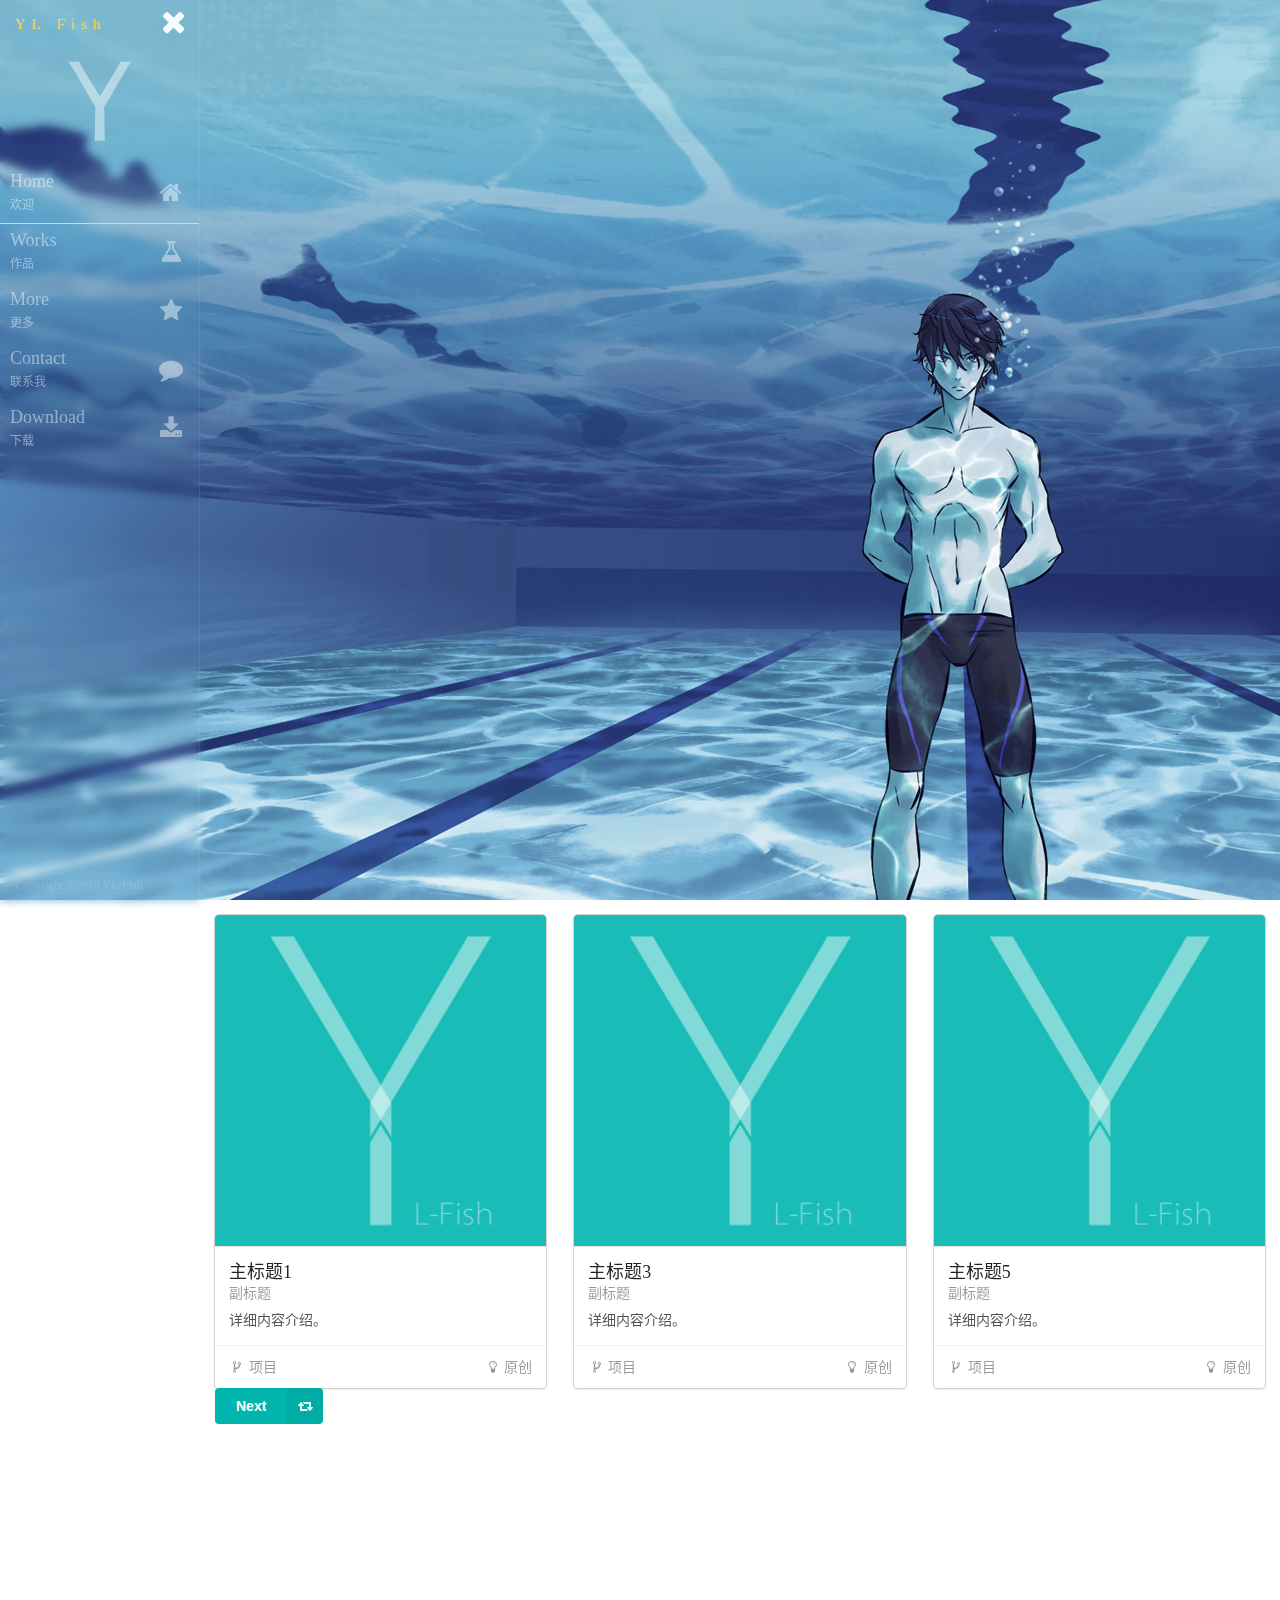
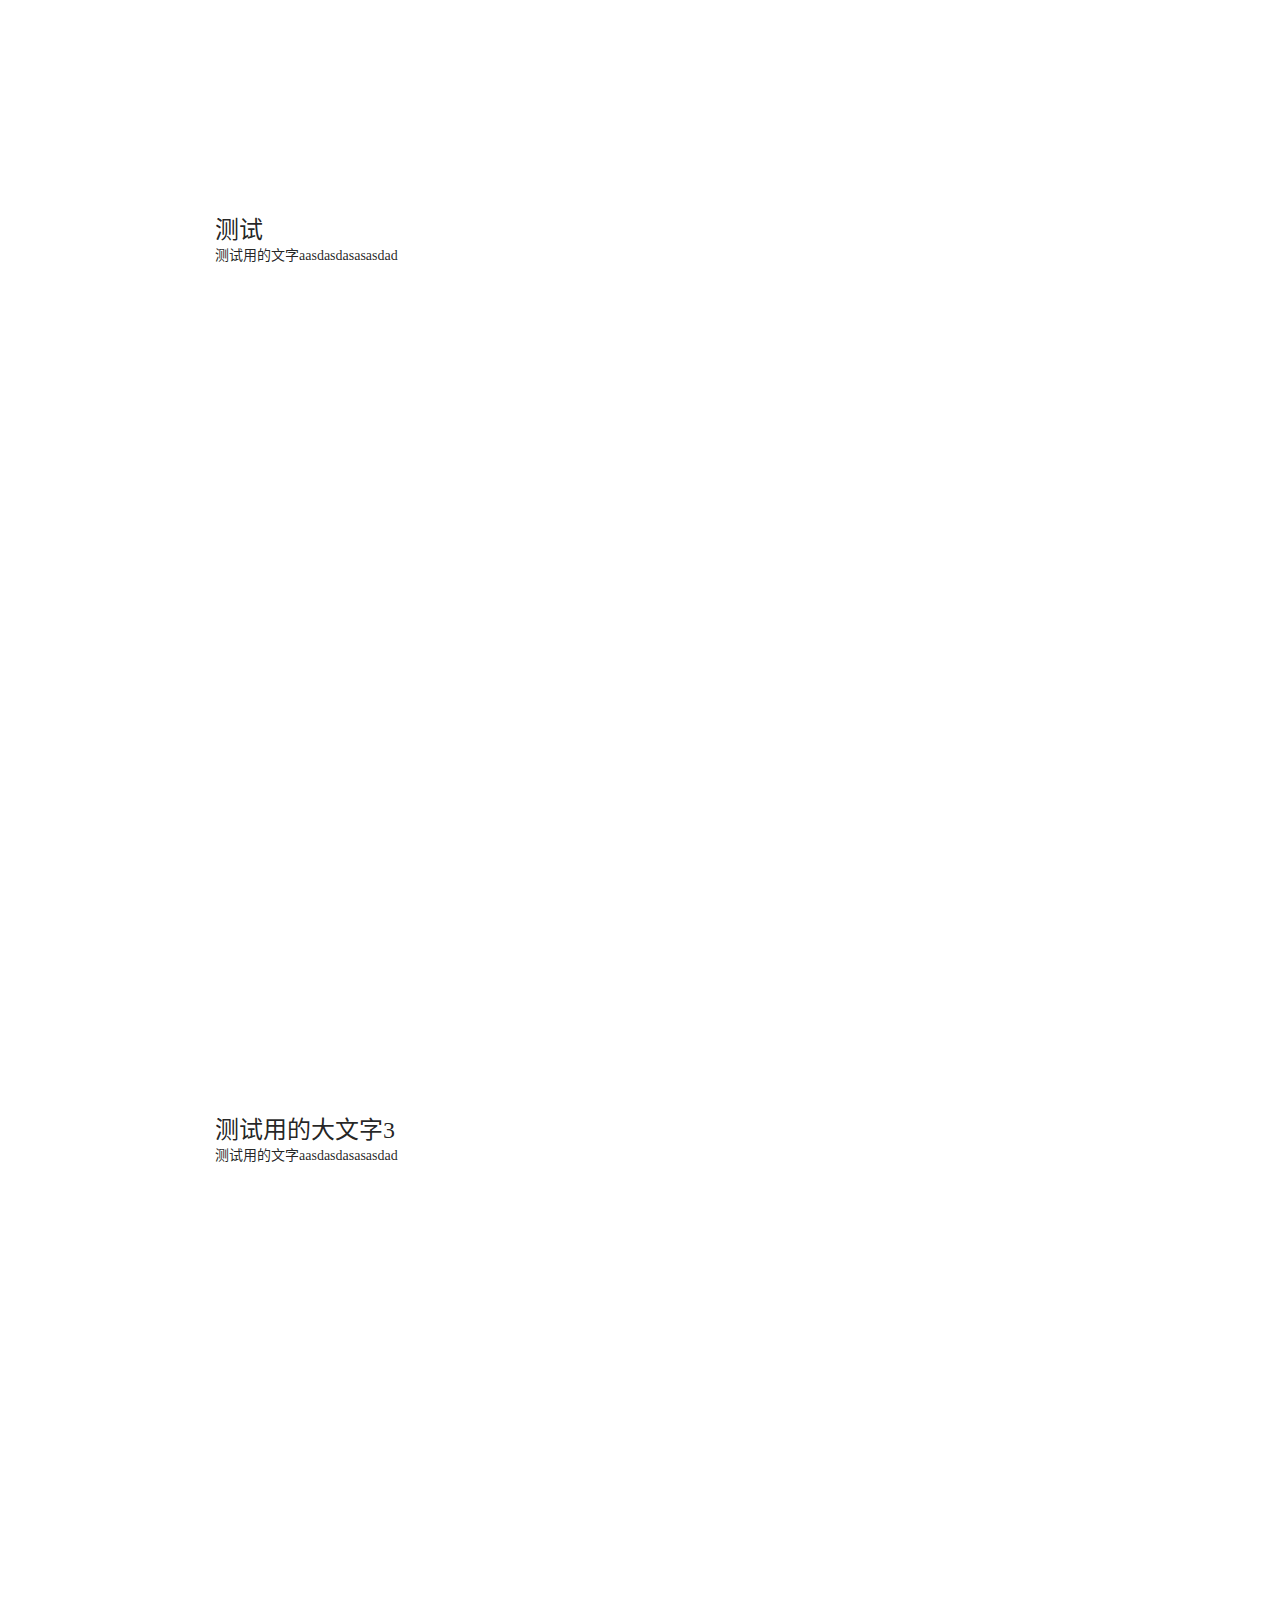
<file: index.html>
<!DOCTYPE html>
<html lang="zh-CN">
    <head>
        <meta charset="utf-8">
        <meta http-equiv="X-UA-Compatible" content="IE=edge"><!-- 使IE浏览器使用 [edge] 内核渲染页面 -->
        <meta name="renderer" content="webkit"><!-- 使360等国产浏览器使用 [webkit] 内核渲染页面 -->
        <meta name="viewport" content="width=device-width, initial-scale=1"><!-- 响应式布局 -->
        <!-- 以上标签必须放在最顶端 -->
    <title>HTML调试阶段</title>
    <link rel="shortcut icon" type="image/x-icon" href="favicon.ico"/>
    <link rel="stylesheet" href="./Semantic/semantic.min.css">
    <link rel="stylesheet" href="./css/main.css">
    </head>
    <body>
    	<div class="load well"><i class="notched circle loading icon"></i><h2>正在加载</h2></div>
    	<div class="main">
	    	<nav class="nav  nav-blur">
            <div class="nav-bg "></div>
                <div class="menu-btn">
                    <h4 class="nav-title">YL&nbsp;Fish</h4>
                    <i class="btn icon content active"></i>
                    <i class="btn icon remove "></i>
                </div>
                <div class="nav-logo">
                    <i href="" class="icon yahoo logo "></i>
                </div>
	    		<ul class="menu-list">
                    <li class="btn active" id="menu1" data-content="首页" data-box="#box1">
                        <a>Home<h6>欢迎</h6></a>
                        <i class="home icon list-icon"></i>
                        <div class="menu-border"></div>
                    </li>
                    <li class="btn" id="menu2" data-content="作品" data-box="#box2">
                        <a>Works<h6>作品</h6></a>
                        <i class="lab icon list-icon"></i>
                        <div class="menu-border"></div>
                    </li>
                    <li class="btn" id="menu3" data-content="更多" data-box="#box3">
                        <a>More<h6>更多</h6></a>
                        <i class="star icon list-icon"></i>
                        <div class="menu-border"></div>
                    </li>
                    <li class="btn" id="menu4" data-content="联系我" data-box="#box4">
                        <a>Contact<h6>联系我</h6></a>
                        <i class="comment icon list-icon"></i>
                        <div class="menu-border"></div>
                    </li>
                    <li class="btn" data-content="下载源代码-包含html，js，sass等，全套前端框架" data-box="" id="dlBtn">
                        <a>Download<h6>下载</h6></a>
                        <i class="download icon list-icon"></i>
                        <div class="menu-border"></div>
                    </li>
	    		</ul>
                <footer class="nav-footer nav-footer-text btn">
                        <p>Copyright ©2016 YL-Fish</p>
                </footer>
	    	</nav>
            <div class="main-body">
                <div class="box" id="box1">
                </div>
                <div class="box" id="box1x">
                   <div class="text-box">
                    <div class="text-border-t"></div>
                    <div class="text-border-b"></div>
                    <div class="text-border-l"></div>
                    <div class="text-border-r"></div>
                    <a class="text-hader"><em></em>测试用的文字</a>
                    <h3>测试用的文字-副标题</h3>
                    <ul class="text-down">
                        <li><i class="down-1 angle down icon"></i></li>
                        <li><i class="down-2 angle down icon"></i></li>
                        <li><i class="down-3 angle down icon"></i></li>
                        <li><i class="down-4 angle down icon"></i></li>
                        <li class="down-btn"><i class="down-btn1 angle down icon"></i><span class="down-btn2"></span></li>
                    </ul>
                   </div>
                </div>
                <div class="box" id="box2">
                    <div class="ui three column grid stackable img-box">
                        <div class="column">
                            <div class="ui shape shape1">
                                <div class="sides">
                                    <div class="side side1 active">
                                        <div class="ui card">
                                            <div class="blurring dimmable image">
                                                <div class="ui dimmer">
                                                  <div class="content">
                                                    <div class="center">
                                                      <div class="ui inverted button">查看详情</div>
                                                    </div>
                                                  </div>
                                                </div>
                                                <img src="./img/tx.jpg">
                                            </div>
                                            <div class="content">
                                              <h3>主标题1</h3>
                                              <div class="meta">
                                                <a class="group">副标题</a>
                                              </div>
                                              <div class="description">
                                                详细内容介绍。
                                              </div>
                                            </div>
                                            <div class="extra content">
                                              <a><i class="fork icon"></i>项目</a>
                                              <a class="right floated"><i class="idea icon"></i>原创</a>
                                            </div>
                                        </div>
                                    </div>
                                    <div class="side side2">
                                        <div class="ui card">
                                            <div class="blurring dimmable image">
                                                <div class="ui dimmer">
                                                  <div class="content">
                                                    <div class="center">
                                                      <div class="ui inverted button">查看详情</div>
                                                    </div>
                                                  </div>
                                                </div>
                                                <img src="./img/tx.jpg">
                                            </div>
                                            <div class="content">
                                              <h3>主标题2</h3>
                                              <div class="meta">
                                                <a class="group">副标题</a>
                                              </div>
                                              <div class="description">
                                                详细内容介绍。
                                              </div>
                                            </div>
                                            <div class="extra content">
                                              <a><i class="fork icon"></i>项目</a>
                                              <a class="right floated"><i class="idea icon"></i>原创</a>
                                            </div>
                                        </div>
                                    </div>
                                </div>
                            </div>
                        </div>
                        <div class="column">
                            <div class="ui shape column shape2">
                                <div class="sides">
                                    <div class="side side1 active">
                                        <div class="ui card">
                                            <div class="blurring dimmable image">
                                                <div class="ui dimmer">
                                                  <div class="content">
                                                    <div class="center">
                                                      <div class="ui inverted button">查看详情</div>
                                                    </div>
                                                  </div>
                                                </div>
                                                <img src="./img/tx.jpg">
                                            </div>
                                            <div class="content">
                                              <h3>主标题3</h3>
                                              <div class="meta">
                                                <a class="group">副标题</a>
                                              </div>
                                              <div class="description">
                                                详细内容介绍。
                                              </div>
                                            </div>
                                            <div class="extra content">
                                              <a><i class="fork icon"></i>项目</a>
                                              <a class="right floated"><i class="idea icon"></i>原创</a>
                                            </div>
                                        </div>
                                    </div>
                                    <div class="side side2">
                                        <div class="ui card">
                                            <div class="blurring dimmable image">
                                                <div class="ui dimmer">
                                                  <div class="content">
                                                    <div class="center">
                                                      <div class="ui inverted button">查看详情</div>
                                                    </div>
                                                  </div>
                                                </div>
                                                <img src="./img/tx.jpg">
                                            </div>
                                            <div class="content">
                                              <h3>主标题4</h3>
                                              <div class="meta">
                                                <a class="group">副标题</a>
                                              </div>
                                              <div class="description">
                                                详细内容介绍。
                                              </div>
                                            </div>
                                            <div class="extra content">
                                              <a><i class="fork icon"></i>项目</a>
                                              <a class="right floated"><i class="idea icon"></i>原创</a>
                                            </div>
                                        </div>
                                    </div>
                                </div>
                            </div>
                        </div>
                        <div class="column">
                            <div class="ui shape column shape3">
                                <div class="sides">
                                    <div class="side side1 active">
                                        <div class="ui card">
                                            <div class="blurring dimmable image">
                                                <div class="ui dimmer">
                                                  <div class="content">
                                                    <div class="center">
                                                      <div class="ui inverted button">查看详情</div>
                                                    </div>
                                                  </div>
                                                </div>
                                                <img src="./img/tx.jpg">
                                            </div>
                                            <div class="content">
                                              <h3>主标题5</h3>
                                              <div class="meta">
                                                <a class="group">副标题</a>
                                              </div>
                                              <div class="description">
                                                详细内容介绍。
                                              </div>
                                            </div>
                                            <div class="extra content">
                                              <a><i class="fork icon"></i>项目</a>
                                              <a class="right floated"><i class="idea icon"></i>原创</a>
                                            </div>
                                        </div>
                                    </div>
                                    <div class="side side2">
                                        <div class="ui card">
                                            <div class="blurring dimmable image">
                                                <div class="ui dimmer">
                                                  <div class="content">
                                                    <div class="center">
                                                      <div class="ui inverted button">查看详情</div>
                                                    </div>
                                                  </div>
                                                </div>
                                                <img src="./img/tx.jpg">
                                            </div>
                                            <div class="content">
                                              <h3>主标题6</h3>
                                              <div class="meta">
                                                <a class="group">副标题</a>
                                              </div>
                                              <div class="description">
                                                详细内容介绍。
                                              </div>
                                            </div>
                                            <div class="extra content">
                                              <a><i class="fork icon"></i>项目</a>
                                              <a class="right floated"><i class="idea icon"></i>原创</a>
                                            </div>
                                        </div>
                                    </div>
                                </div>
                            </div>
                        </div>
                    </div>
                    <a class="ui right labeled icon teal button img-btn-1"><i class="retweet icon"></i>Next</a>
                </div>
                <div class="box" id="box3">
                    <h2>测试</h2>
                    <p>测试用的文字aasdasdasasasdad</p>
                </div>
                <div class="box" id="box4">
                    <h2>测试用的大文字3</h2>
                    <p>测试用的文字aasdasdasasasdad</p>
                </div>
            </div>
	    </div>
    </body>
</html>
    <!-- 弹窗-->
        <div class="ui basic small modal"id="dlBox">
            <div class="header" >
                <h4><i class="download icon"></i>Download</h4>
            </div>
            <div class="content">
                <p>OK?</p>
                <p>OK?</p>
                <p>OK?</p>
                <p>OK?</p>
                <p>OK?</p>
                <p>OK?</p>
            </div>
            <div class="actions">
                <div class="package-icon"></div>
                <a class="ui labeled button" data-dismiss="modal" id="close">取消</a>
                <a class="ui labeled icon teal button"><i class="github icon"></i> Download</a>
            </div>
        </div>

<script src="./js/jquery.min.js"></script>
<script src="./Semantic/semantic.min.js"></script>
<script src="./js/main.js"></script>
<!-- @authors Andersen  -->
<!-- @974986907@qq.com -->
<!-- @date    2016-03-13 14:55:29 -->
<!-- @version $0.1$  -->
</file>
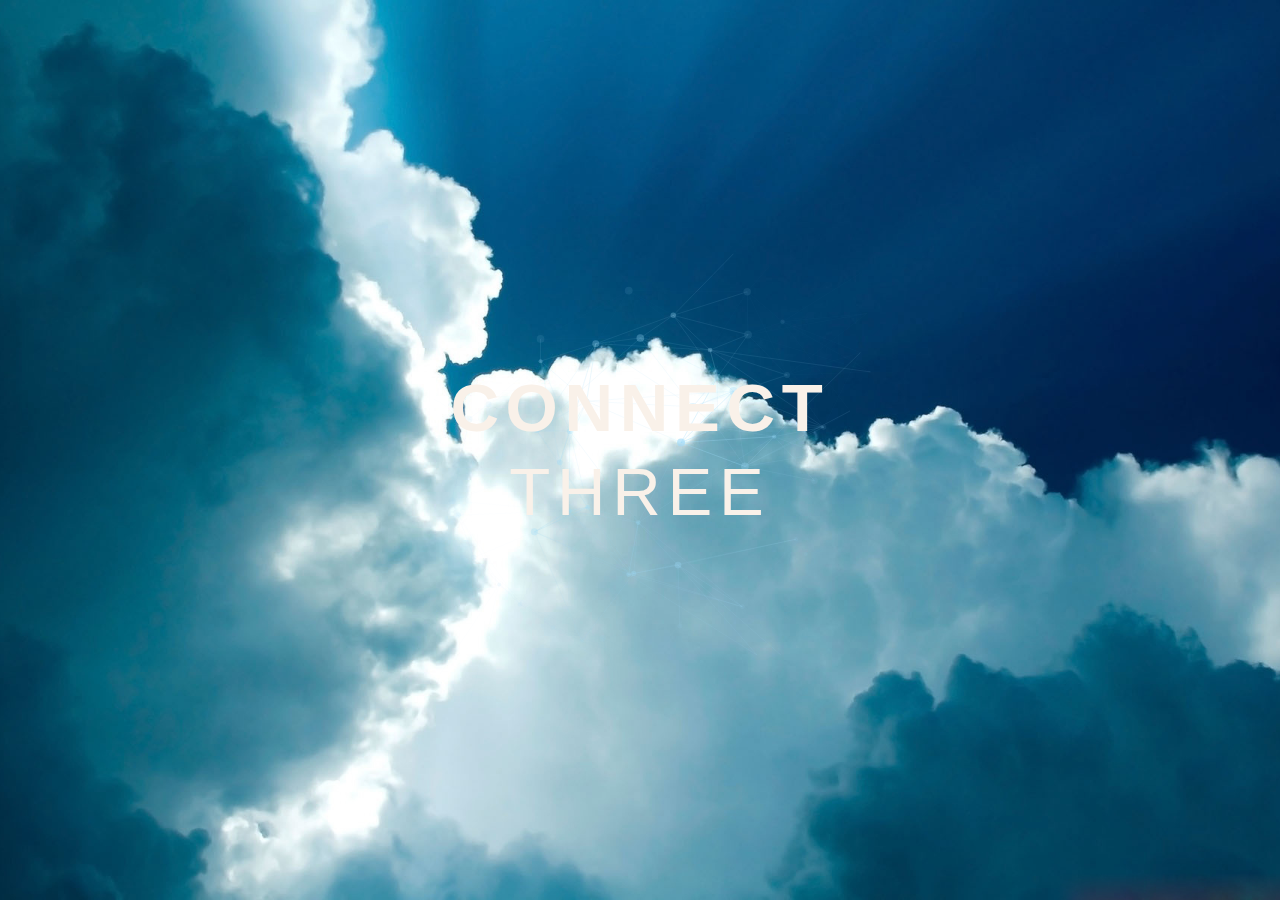
<file: html/index.html>
<!DOCTYPE html>
<html lang="en" class="no-js">
<head>
<meta charset="UTF-8" />
<meta http-equiv="X-UA-Compatible" content="IE=edge"> 
<meta name="viewport" content="width=device-width, initial-scale=1"> 
<title>canvas在高版本浏览器下自适应首屏幕鼠标动画效果</title>
<link rel="stylesheet" type="text/css" href="css/normalize.css" />
<link rel="stylesheet" type="text/css" href="css/demo.css" />
<!--必要样式-->
<link rel="stylesheet" type="text/css" href="css/component.css" />
<!--[if IE]>
<script src="js/html5.js"></script>
<![endif]-->
</head>
<body>
	<!-- 代码部分begin -->
    <div class="container demo-1">
        <div class="content">
            <div id="large-header" class="large-header">
                <canvas id="demo-canvas"></canvas>
                <h1 class="main-title">Connect <span class="thin">Three</span></h1>
            </div>
        </div>
    </div>
    <script src="js/TweenLite.min.js"></script>
    <script src="js/EasePack.min.js"></script>
    <!-- <script src="js/rAF.js"></script> -->
    <script src="js/demo-1.js"></script>
    <!-- 代码部分end -->
</body>
</html>
</file>
<file: css/main.css>
/*
* @Author: Andersen
* @Date:   2016-03-13 15:21:37
* @Last Modified by:   Andersen
* @Last Modified time: 2016-04-12 16:37:33
*/
.blur {
  -webkit-filter: blur(5px);
  -moz-filter: blur(5px);
  -ms-filter: blur(5px);
  filter: blur(5px); }

@font-face {
  font-family: txzt;
  src: url(../fonts/FZLTCXHJW.TTF); }
body, html {
  width: 100%;
  height: 100%; }

ul, ol, li {
  list-style-type: none; }

p, a, h1, h2, h3, h4, h5, h6, span, em, i, li, div, span, div, body {
  font-family: "Microsoft YaHei"; }

h1, h2, h3, h4, h5, h6 {
  font-weight: 100;
  margin: 0; }

a, a:focus, .list-icon, .list-icon:focus {
  color: #808080;
  text-decoration: none;
  transition: all 0.4s ease-in-out;
  -o-transition: all 0.4s ease-in-out;
  -moz-transition: all 0.4s ease-in-out;
  -webkit-transition: all 0.4s ease-in-out; }
  a:hover, a:focus:hover, .list-icon:hover, .list-icon:focus:hover {
    color: #FFDA52;
    text-decoration: none; }

.font-icon {
  margin-right: 6px; }

.tooltip {
  font-size: 14px;
  display: none;
  font-weight: 100; }

.load {
  text-align: center;
  position: relative;
  width: 900px;
  margin: 0 auto;
  padding: 25px 0;
  top: 80px;
  background-color: #fafafa;
  border-radius: 4px;
  border: 1px solid #ddd; }
  .load i {
    font-size: 48px;
    color: #999;
    width: 400px;
    margin: 0 auto; }
  .load h1 {
    font-weight: 900;
    letter-spacing: 12px;
    padding-top: 15px; }
  .load h2 {
    margin-top: 15px;
    letter-spacing: 4px; }
  .load h5 {
    letter-spacing: 0px;
    margin: 25px 0; }

.btn {
  display: inline-block;
  padding: 6px 12px;
  margin-bottom: 0;
  font-size: 14px;
  font-weight: 400;
  line-height: 1.42857143;
  text-align: center;
  white-space: nowrap;
  vertical-align: middle;
  -ms-touch-action: manipulation;
  touch-action: manipulation;
  cursor: pointer;
  -webkit-user-select: none;
  -moz-user-select: none;
  -ms-user-select: none;
  user-select: none;
  background-image: none; }

.main {
  display: none;
  height: 100%;
  width: 100%;
  transition: all 0.8s ease-in-out;
  -o-transition: all 0.8s ease-in-out;
  -moz-transition: all 0.8s ease-in-out;
  -webkit-transition: all 0.8s ease-in-out; }

.nav {
  background-color: #333;
  border-right: 1px solid #111;
  width: 200px;
  height: 100%;
  position: fixed;
  z-index: 999;
  left: 0;
  transition: all 0.8s ease-in-out;
  -o-transition: all 0.8s ease-in-out;
  -moz-transition: all 0.8s ease-in-out;
  -webkit-transition: all 0.8s ease-in-out;
  -webkit-touch-callout: none;
  -webkit-user-select: none;
  -khtml-user-select: none;
  -moz-user-select: none;
  -ms-user-select: none;
  user-select: none; }
  .nav .nav-title {
    color: #fff;
    margin-left: 15px;
    margin-top: 15px;
    letter-spacing: 6px;
    transition: all 0.6s ease-in-out;
    -o-transition: all 0.6s ease-in-out;
    -moz-transition: all 0.6s ease-in-out;
    -webkit-transition: all 0.6s ease-in-out; }
  .nav .menu-btn:hover .nav-title {
    color: #FFDA52; }
  .nav .menu-btn > .btn {
    position: absolute;
    right: 0px;
    top: 0px;
    font-size: 32px;
    color: #fff;
    opacity: 1;
    border-radius: 0px;
    padding: 0 10px;
    width: 100%;
    text-align: right;
    transition: all 0.6s ease-in-out;
    -o-transition: all 0.6s ease-in-out;
    -moz-transition: all 0.6s ease-in-out;
    -webkit-transition: all 0.6s ease-in-out;
    z-index: 1; }
    .nav .menu-btn > .btn.active {
      padding-right: 100px;
      opacity: 0;
      z-index: 0; }
  .nav .menu-list {
    width: 100%;
    margin-top: 0;
    padding: 0; }
    .nav .menu-list .btn {
      width: 100%;
      padding: 2px 0;
      padding-bottom: 10px;
      font-size: 18px;
      border-radius: 0px;
      transition: all 0.4s ease-in-out;
      -o-transition: all 0.4s ease-in-out;
      -moz-transition: all 0.4s ease-in-out;
      -webkit-transition: all 0.4s ease-in-out;
      position: relative; }
      .nav .menu-list .btn:hover {
        background-color: #222; }
        .nav .menu-list .btn:hover a {
          color: #FFDA52; }
      .nav .menu-list .btn.active .menu-border, .nav .menu-list .btn:hover .menu-border {
        width: 100%;
        left: 0px; }
      .nav .menu-list .btn a {
        float: left;
        padding-left: 10px;
        padding-top: 2px;
        width: 120px;
        text-align: left; }
        .nav .menu-list .btn a h6 {
          margin-top: 2px; }
      .nav .menu-list .btn .list-icon {
        float: right;
        color: #fff;
        padding-top: 8px;
        width: 50px;
        text-align: center;
        font-size: 24px; }
      .nav .menu-list .btn .menu-border {
        width: 0px;
        height: 1px;
        background-color: #FFDA52;
        position: absolute;
        bottom: 0px;
        left: 50%;
        transition: all 0.4s ease-in-out;
        -o-transition: all 0.4s ease-in-out;
        -moz-transition: all 0.4s ease-in-out;
        -webkit-transition: all 0.4s ease-in-out; }
  .nav .nav-logo {
    color: #fff;
    text-align: center; }
    .nav .nav-logo i {
      margin: 30px 0 15px 0;
      left: 0px;
      top: 30px;
      font-size: 86px;
      position: relative;
      transition: all 0.8s ease-in-out;
      -o-transition: all 0.8s ease-in-out;
      -moz-transition: all 0.8s ease-in-out;
      -webkit-transition: all 0.8s ease-in-out; }
      .nav .nav-logo i:hover {
        text-shadow: 0px 0px 8px #FFDA52;
        color: #fff; }
      .nav .nav-logo i.active {
        font-size: 32px;
        left: 74px;
        top: 10px; }
  .nav .nav-footer {
    position: absolute;
    text-align: center;
    color: #FFDA52;
    opacity: 0.15;
    color: #fff;
    font-size: 12px;
    bottom: 20px;
    right: 172px;
    bottom: 0px;
    width: 20px;
    transition: all 0.8s ease-in-out;
    -o-transition: all 0.8s ease-in-out;
    -moz-transition: all 0.8s ease-in-out;
    -webkit-transition: all 0.8s ease-in-out; }
    .nav .nav-footer p {
      margin: 0; }
    .nav .nav-footer:hover {
      opacity: 1;
      color: #FFDA52;
      text-shadow: 0px 0px 8px #FFDA52; }
  .nav.active {
    left: -150px; }
    .nav.active footer {
      transform: rotate(270deg);
      -ms-transform: rotate(270deg);
      -moz-transform: rotate(270deg);
      -webkit-transform: rotate(270deg);
      -o-transform: rotate(270deg);
      right: 12px;
      bottom: 0px; }

.main-body {
  width: 100%;
  height: 100%;
  display: block;
  margin-left: 50px;
  transition: all 0.8s ease-in-out;
  -o-transition: all 0.8s ease-in-out;
  -moz-transition: all 0.8s ease-in-out;
  -webkit-transition: all 0.8s ease-in-out; }
  .main-body.active {
    margin-left: 200px; }
  .main-body .box {
    width: 100%;
    min-height: 100%;
    background-repeat: no-repeat;
    margin: 0;
    padding: 15px; }

.nav-bg {
  position: absolute;
  width: 100%;
  height: 100%;
  top: 0px;
  left: 0px;
  z-index: -1;
  transition: all 0.8s ease-in-out;
  -o-transition: all 0.8s ease-in-out;
  -moz-transition: all 0.8s ease-in-out;
  -webkit-transition: all 0.8s ease-in-out; }

.nav-blur {
  border-right: 1px solid rgba(238, 238, 238, 0.15);
  background-color: rgba(255, 255, 255, 0); }
  .nav-blur .nav-bg {
    background-image: url("../img/home-bg.jpg");
    background-position: 150px 0;
    opacity: 0.95;
    -webkit-filter: blur(5px);
    -moz-filter: blur(5px);
    -ms-filter: blur(5px);
    filter: blur(5px); }
  .nav-blur a, .nav-blur i {
    color: rgba(255, 255, 255, 0.45) !important; }
    .nav-blur a:hover, .nav-blur i:hover {
      color: rgba(255, 255, 255, 0.95) !important; }
  .nav-blur .menu-list .btn:hover {
    background-color: rgba(255, 255, 255, 0.1); }
    .nav-blur .menu-list .btn:hover i {
      color: rgba(255, 255, 255, 0.95) !important; }
  .nav-blur .active {
    background-position: 0 0; }

#box1 {
  background-image: url("../img/home-bg.jpg");
  padding: 0;
  position: absolute;
  left: 0;
  overflow: hidden; }

#box1x {
  position: relative;
  z-index: 10; }
  #box1x .text-box {
    width: 660px;
    height: 90px;
    line-height: 90px;
    vertical-align: middle;
    margin: 0 auto;
    text-align: center;
    margin-top: 10%;
    position: relative;
    transition: all 0.8s ease-in-out;
    -o-transition: all 0.8s ease-in-out;
    -moz-transition: all 0.8s ease-in-out;
    -webkit-transition: all 0.8s ease-in-out; }
    #box1x .text-box .text-border-t, #box1x .text-box .text-border-b, #box1x .text-box .text-border-l, #box1x .text-box .text-border-r {
      background-color: rgba(255, 255, 255, 0.75);
      position: absolute; }
    #box1x .text-box .text-border-t, #box1x .text-box .text-border-b {
      transition: all 1.4s ease-in;
      -o-transition: all 1.4s ease-in;
      -moz-transition: all 1.4s ease-in;
      -webkit-transition: all 1.4s ease-in;
      width: 0px;
      height: 1px; }
      #box1x .text-box .text-border-t.active, #box1x .text-box .text-border-b.active {
        width: 100%; }
    #box1x .text-box .text-border-l, #box1x .text-box .text-border-r {
      transition: all 1.4s ease-out;
      -o-transition: all 1.4s ease-out;
      -moz-transition: all 1.4s ease-out;
      -webkit-transition: all 1.4s ease-out;
      width: 1px;
      height: 0px; }
      #box1x .text-box .text-border-l.active, #box1x .text-box .text-border-r.active {
        height: 100%; }
    #box1x .text-box .text-border-t {
      top: 0;
      left: 0; }
    #box1x .text-box .text-border-b {
      bottom: 0;
      right: 0; }
    #box1x .text-box .text-border-l {
      bottom: 0;
      left: 0; }
    #box1x .text-box .text-border-r {
      top: 0;
      right: 0; }
    #box1x .text-box .text-in1 {
      -webkit-filter: blur(5px);
      -moz-filter: blur(5px);
      -ms-filter: blur(5px);
      filter: blur(5px);
      opacity: 1; }
    #box1x .text-box .text-in2 {
      -webkit-filter: blur(0px);
      -moz-filter: blur(0px);
      -ms-filter: blur(0px);
      filter: blur(0px); }
    #box1x .text-box h3 {
      font-family: txzt;
      color: rgba(255, 255, 255, 0.75);
      letter-spacing: 5pt;
      opacity: 0;
      -webkit-filter: blur(5px);
      -moz-filter: blur(5px);
      -ms-filter: blur(5px);
      filter: blur(5px);
      transition: all 0.8s ease-in-out;
      -o-transition: all 0.8s ease-in-out;
      -moz-transition: all 0.8s ease-in-out;
      -webkit-transition: all 0.8s ease-in-out; }
    #box1x .text-box .text-down {
      padding: 0;
      margin-top: 24px; }
      #box1x .text-box .text-down li {
        padding: 0;
        line-height: 24px; }
      #box1x .text-box .text-down i, #box1x .text-box .text-down a {
        color: rgba(255, 255, 255, 0.75);
        font-size: 32px;
        transition: all 1.2s ease-in-out;
        -o-transition: all 1.2s ease-in-out;
        -moz-transition: all 1.2s ease-in-out;
        -webkit-transition: all 1.2s ease-in-out;
        opacity: 0; }
      #box1x .text-box .text-down .active {
        opacity: 1 !important; }
      #box1x .text-box .text-down .down-btn {
        top: -15px;
        margin: 0 auto;
        width: 88px;
        height: 88px;
        position: relative;
        opacity: 0;
        transition: all 0.8s ease-in-out;
        -o-transition: all 0.8s ease-in-out;
        -moz-transition: all 0.8s ease-in-out;
        -webkit-transition: all 0.8s ease-in-out; }
        #box1x .text-box .text-down .down-btn .down-btn1 {
          font-size: 48px;
          line-height: 88px;
          text-align: center;
          opacity: 1; }
        #box1x .text-box .text-down .down-btn .down-btn2 {
          left: 0px;
          top: 0px;
          opacity: 1;
          width: 100%;
          height: 100%;
          border: 1px solid rgba(255, 255, 255, 0);
          position: absolute;
          z-index: 10;
          cursor: pointer;
          transition: all 0.4s ease-in-out;
          -o-transition: all 0.4s ease-in-out;
          -moz-transition: all 0.4s ease-in-out;
          -webkit-transition: all 0.4s ease-in-out; }
        #box1x .text-box .text-down .down-btn:hover .down-btn2 {
          top: 20px;
          left: 18px;
          width: 48px;
          height: 48px;
          border-color: rgba(255, 255, 255, 0.75); }
        #box1x .text-box .text-down .down-btn:hover .down-btn1 {
          text-shadow: 0px 0px 5px #FFDA52; }
    #box1x .text-box a {
      font-family: txzt;
      font-size: 48px;
      font-weight: 100;
      width: 100%;
      height: 100%;
      letter-spacing: 20pt;
      text-align: center;
      color: rgba(255, 255, 255, 0.75);
      display: inline-block;
      position: relative;
      overflow: hidden;
      opacity: 0;
      -webkit-filter: blur(5px);
      -moz-filter: blur(5px);
      -ms-filter: blur(5px);
      filter: blur(5px);
      transition: all 1.4s ease-in-out;
      -o-transition: all 1.4s ease-in-out;
      -moz-transition: all 1.4s ease-in-out;
      -webkit-transition: all 1.4s ease-in-out; }
      #box1x .text-box a em {
        background-color: rgba(255, 255, 255, 0.45);
        width: 40px;
        height: 5000px;
        position: absolute;
        transform: rotate(30deg);
        top: -1500px;
        left: -800px;
        -webkit-filter: blur(15px);
        -moz-filter: blur(15px);
        -ms-filter: blur(15px);
        filter: blur(15px); }
        #box1x .text-box a em.active {
          left: 1300px; }

.img-box .card .image {
  background-color: #eee; }
  .img-box .card .image img {
    width: 100%; }
.img-box .card a:hover {
  color: #FFDA52 !important; }

.package-icon {
  background-image: url("../img/icon.png");
  background-repeat: no-repeat;
  background-size: 100% auto;
  height: 20px;
  width: 200px;
  margin-left: 45px;
  margin-top: 8px;
  float: left; }

#box2 .shape {
  display: inline; }
  #box2 .shape .card {
    width: 100%; }

/*# sourceMappingURL=main.css.map */
</file>
<file: html/css/demo.css>
@font-face {
	font-weight: normal;
	font-style: normal;
	font-family: 'codropsicons';
	src:url('../fonts/codropsicons.eot');
	src:url('../fonts/codropsicons.eot?#iefix') format('embedded-opentype'),
		url('../fonts/codropsicons.woff') format('woff'),
		url('../fonts/codropsicons.ttf') format('truetype'),
		url('../fonts/codropsicons.svg#codropsicons') format('svg');
}

*, *:after, *:before { -webkit-box-sizing: border-box; box-sizing: border-box; }
.clearfix:before, .clearfix:after { content: ''; display: table; }
.clearfix:after { clear: both; }

body {
	background: #fff;
	color: #383a3c;
	font-weight: 400;
	font-size: 1em;
	line-height: 1.25;
	font-family: 'Raleway', Calibri, Arial, sans-serif;
}

a, button {
	outline: none;
}

a {
	color: #566473;
	text-decoration: none;
}

a:hover, a:focus {
	color: #34495e;
}

section {
	padding: 1em;
	text-align: center;
}

p.ref {
	text-align: center;
	padding: 2em 1em;
}

/* Header */
.codrops-header {
	margin: 0 auto;
	padding: 2em;
	text-align: center;
	max-width: 900px;
}

.codrops-header h1 {
	margin: 0;
	font-size: 4.5em;
	line-height: 1;
	font-weight: 200;
}

.codrops-header h1 span {
	display: block;
	padding: 1em 0 1.5em;
	font-size: 36%;
	color: #95a5a6;
	line-height: 1.4;
}

/* To Navigation Style */
.codrops-top {
	width: 100%;
	text-transform: uppercase;
	font-weight: 700;
	font-size: 0.69em;
	text-align: center;
	padding: 3em 0;
}

.codrops-top a {
	display: inline-block;
	padding: 1.5em;
	text-decoration: none;
	letter-spacing: 1px;
}

.codrops-icon:before {
	margin: 0 4px;
	text-transform: none;
	font-weight: normal;
	font-style: normal;
	font-variant: normal;
	font-family: 'codropsicons';
	line-height: 1;
	speak: none;
	-webkit-font-smoothing: antialiased;
}

.codrops-icon-drop:before {
	content: "\e001";
}

.codrops-icon-prev:before {
	content: "\e004";
}

/* Demo Buttons Style */
.codrops-demos {
	padding-top: 1em;
	font-size: 0.8em;
	text-align:center;
}

.codrops-demos a {
	display: inline-block;
	margin: 0.35em 0.1em;
	padding: 0.5em 1.2em;
	outline: none;
	text-decoration: none;
	text-transform: uppercase;
	letter-spacing: 1px;
	font-weight: 700;
	border-radius: 2px;
	font-size: 110%;
	border: 2px solid transparent;
}

.codrops-demos a:hover,
.codrops-demos a.current-demo {
	border-color: #383a3c;
}

.codrops-demos h3 {
	margin: 0;
	padding: 1em 0 0.5em 0;
	font-size: 0.9em;
	float: left;
	min-width: 90px;
	clear: left;
}

.codrops-demos div:not(:first-child) h3 {
	padding-top: 2em;
}

.codrops-demos a:hover,
.codrops-demos a.current-demo {
	color: inherit;
	border-color: initial;
}

/* Related demos */
.related {
	padding: 10em 0;
}

.related p {
	font-size: 1.5em;
}

.related > a {
	display: inline-block;
	text-align: center;
	margin: 20px 10px;
	padding: 25px;
	vertical-align: middle;
}

.related a img {
	max-width: 100%;
	opacity: 0.8;
	border-radius: 10px;
}

.related a:hover img,
.related a:active img {
	opacity: 1;
}

.related a h3 {
	margin: 0;
	min-height: 63px;
	padding: 0.5em 0 0.3em;
	max-width: 300px;
	text-align: center;
	font-weight: 400;
	font-size: 1em;
}

@media screen and (max-width: 40em) {

	.codrops-header h1 {
		font-size: 2.5em;
	}
}
</file>
<file: html/css/component.css>
/* Header */
.large-header {
	position: relative;
	width: 100%;
	background: #333;
	overflow: hidden;
	background-size: cover;
	background-position: center center;
	z-index: 1;
}

.demo-1 .large-header {
	background-image: url('../images/demo-1-bg.jpg');
}

.main-title {
	position: absolute;
	margin: 0;
	padding: 0;
	color: #f9f1e9;
	text-align: center;
	top: 50%;
	left: 50%;
	-webkit-transform: translate3d(-50%,-50%,0);
	transform: translate3d(-50%,-50%,0);
}

.demo-1 .main-title {
	text-transform: uppercase;
	font-size: 4.2em;
	letter-spacing: 0.1em;
}

.main-title .thin {
	font-weight: 200;
}

@media only screen and (max-width : 768px) {
	.demo-1 .main-title, 
	.demo-3 .main-title,
	.demo-4 .main-title {
		font-size: 3em;
	}

	.demo-2 .main-title {
		font-size: 4em;
	}
}
</file>
